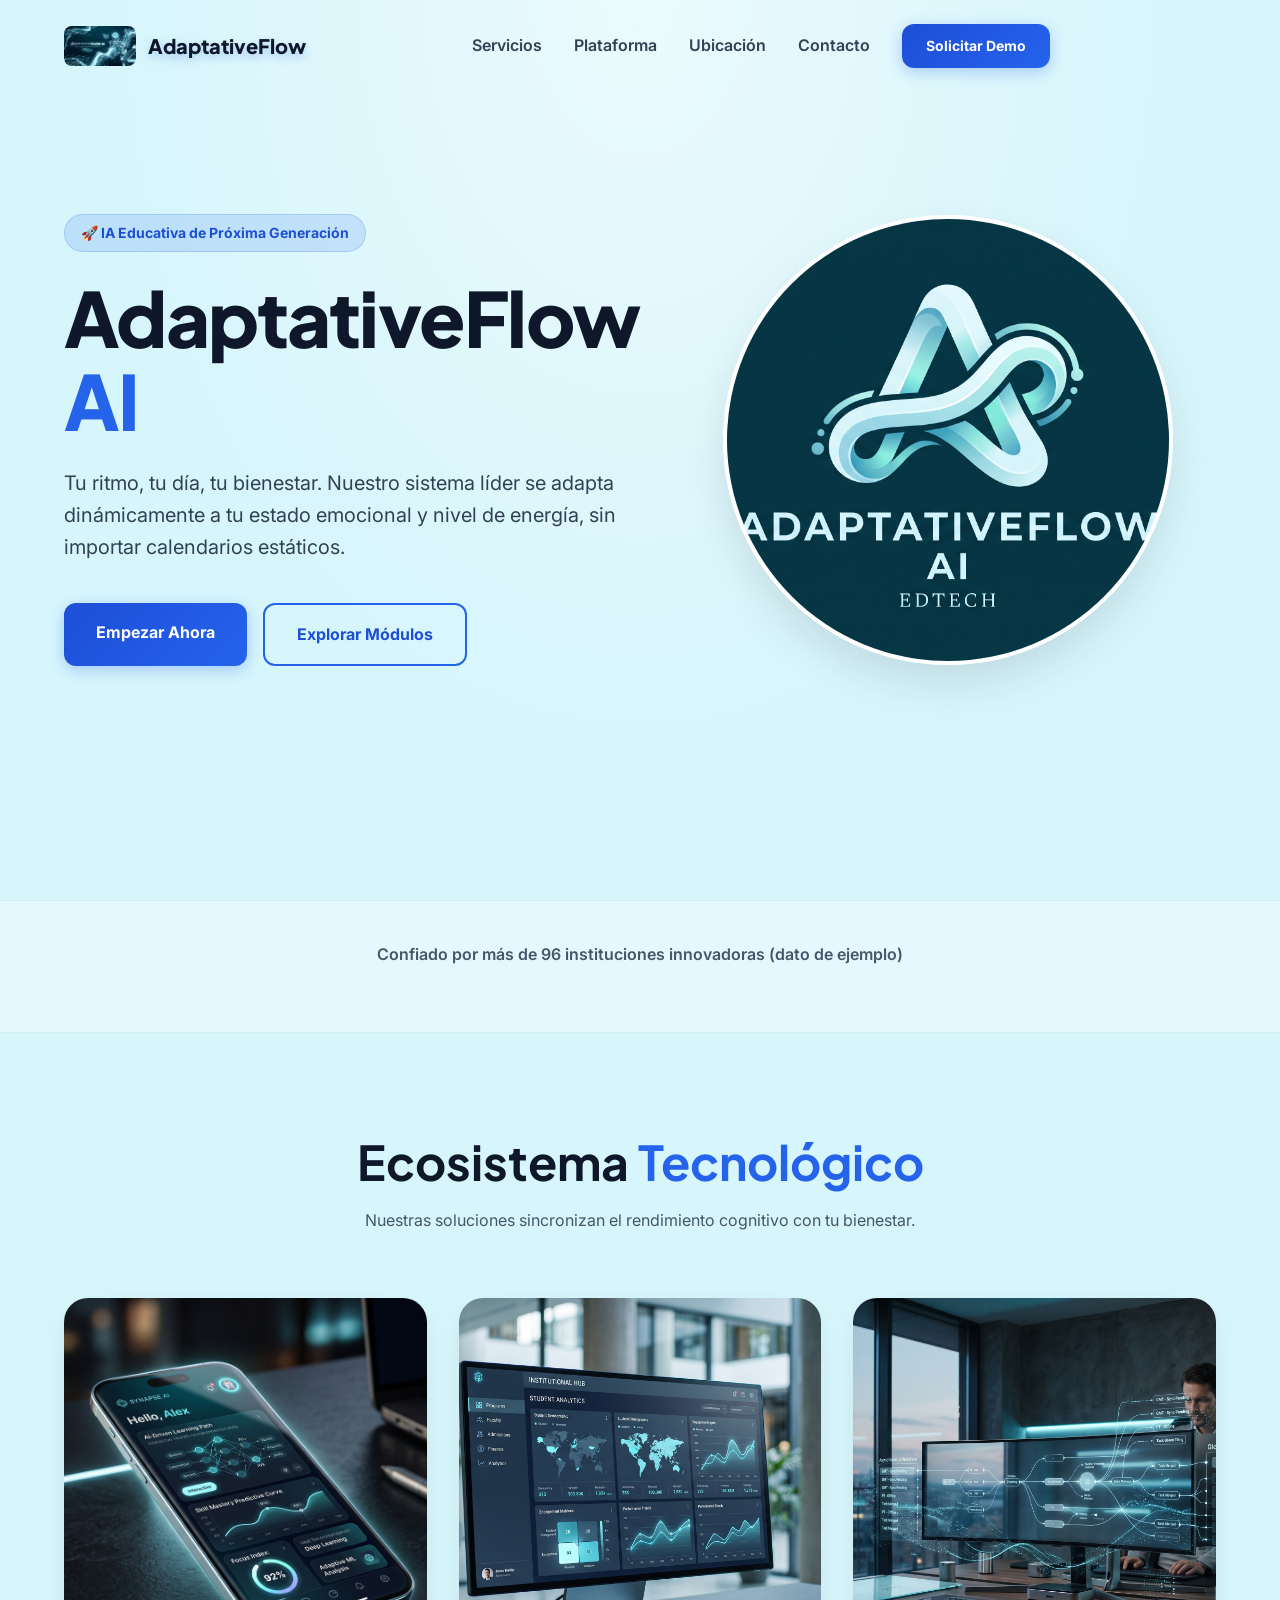
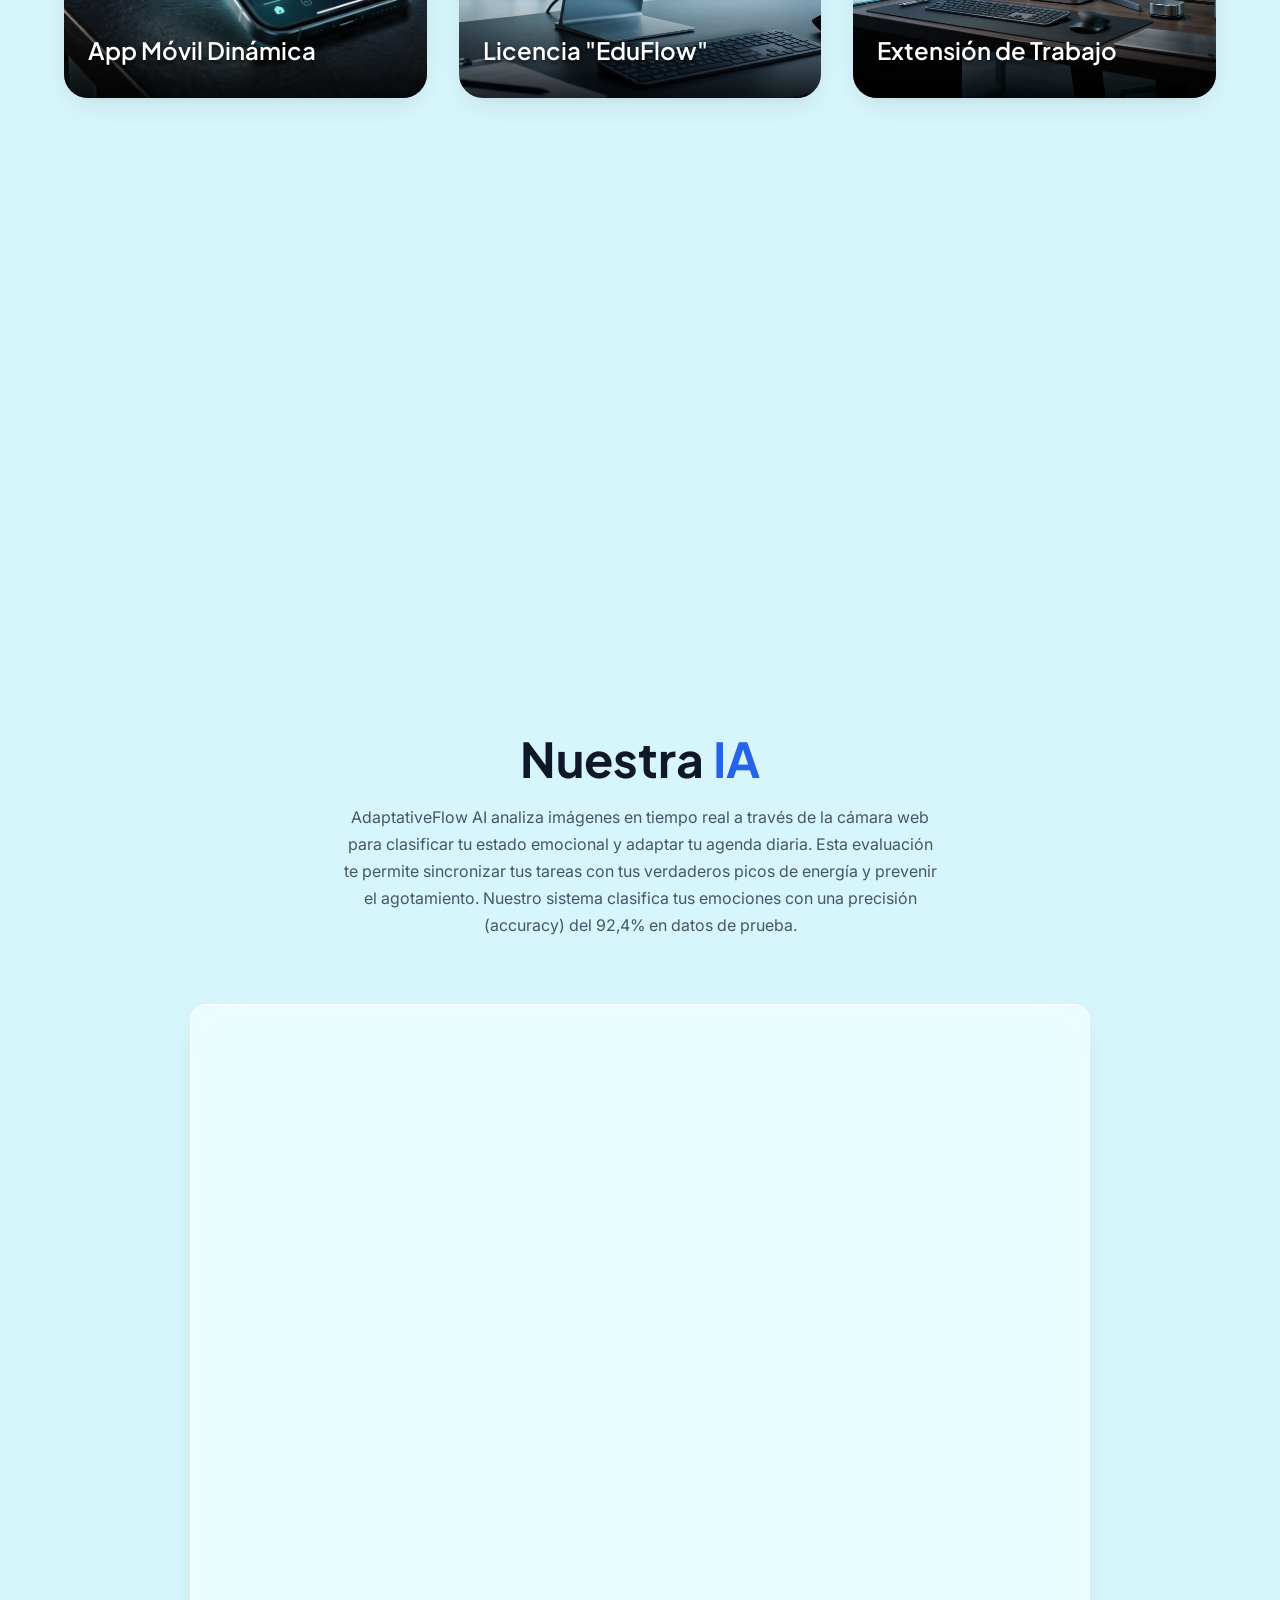
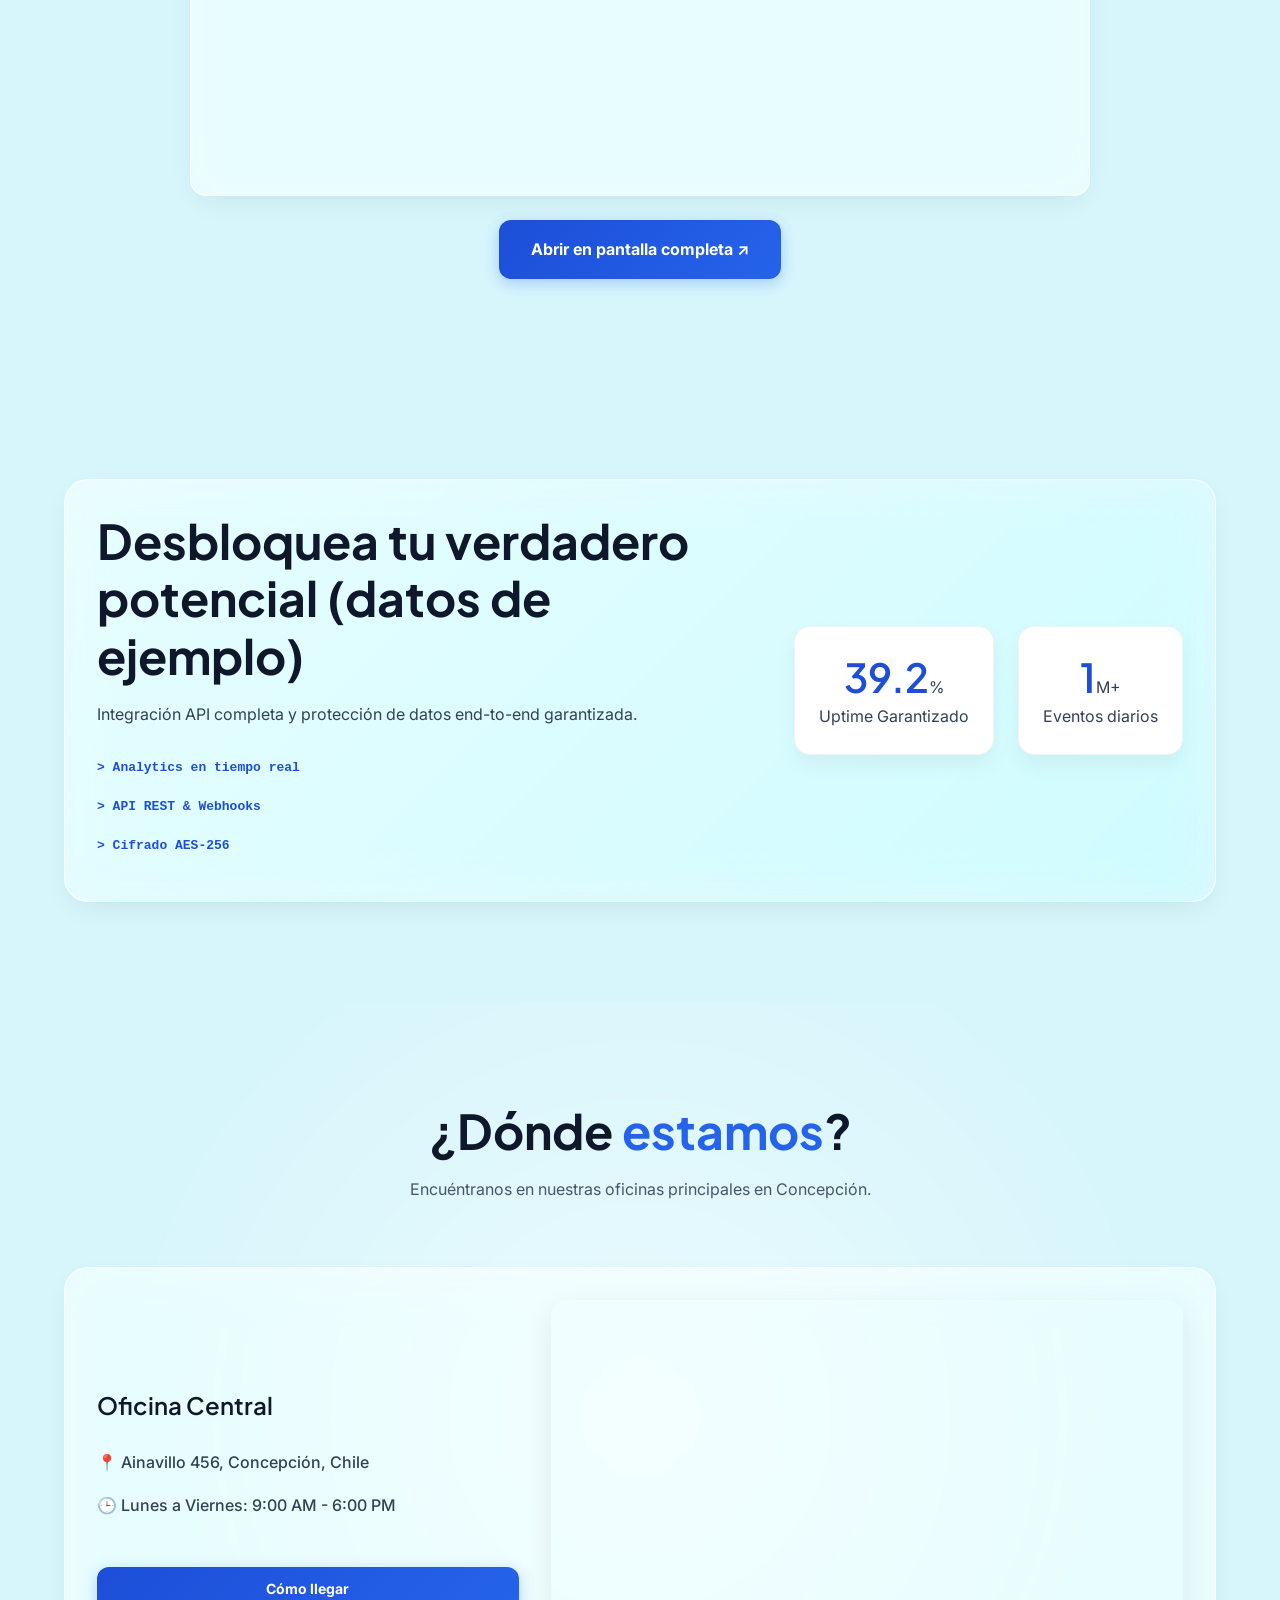
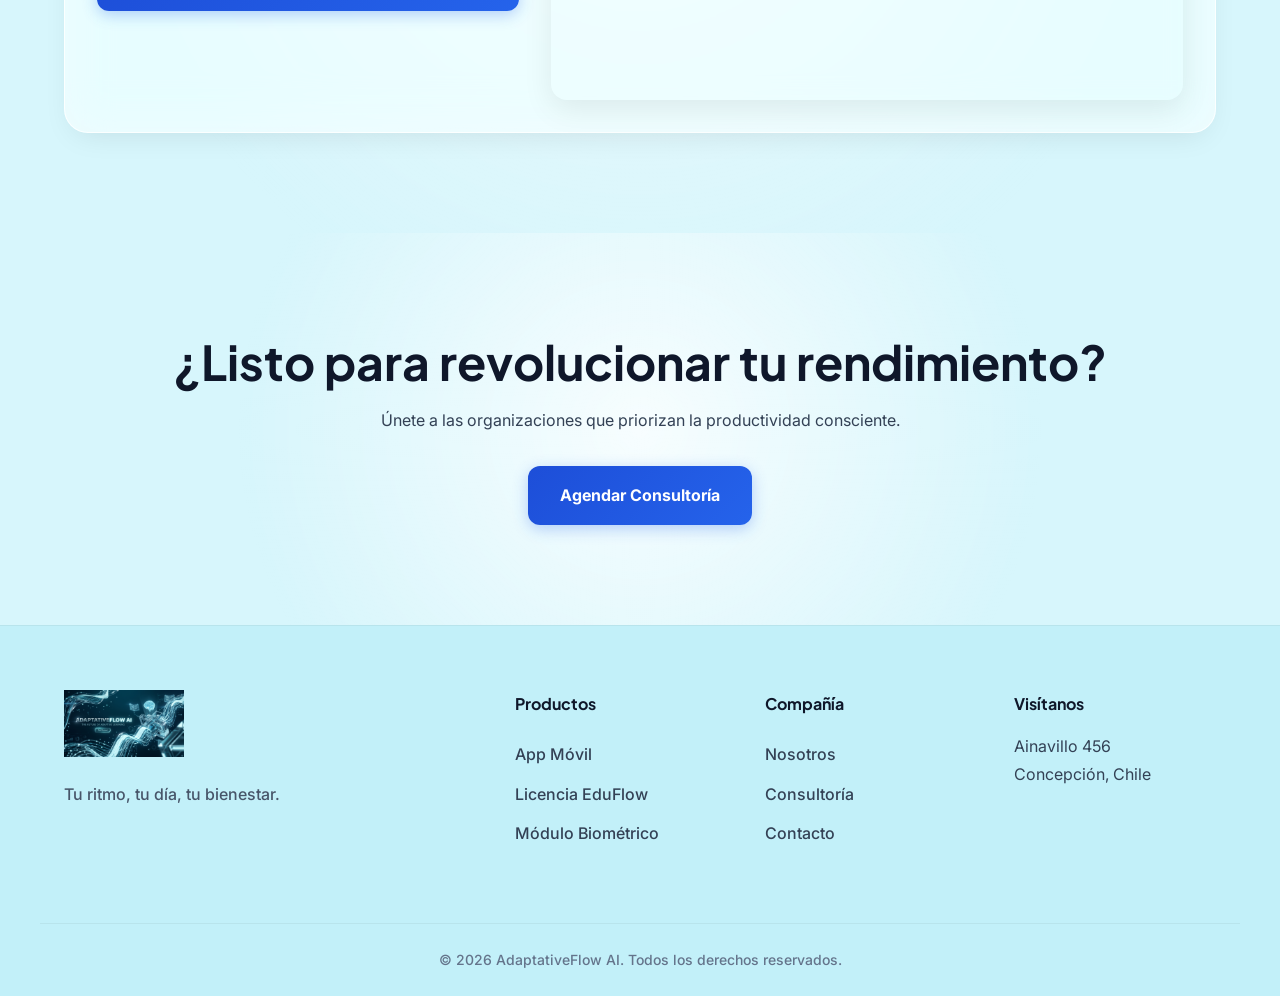
<file: index.html>
<!DOCTYPE html>
<html lang="es">
<head>
    <meta charset="UTF-8">
    <meta name="viewport" content="width=device-width, initial-scale=1.0">
    <title>AdaptativeFlow AI | Tu ritmo, tu día, tu bienestar</title>
    
    <link rel="preconnect" href="https://fonts.googleapis.com">
    <link rel="preconnect" href="https://fonts.gstatic.com" crossorigin>
    <link href="https://fonts.googleapis.com/css2?family=Inter:wght@400;500&family=JetBrains+Mono:wght@400;700&family=Plus+Jakarta+Sans:wght@600;700;800&display=swap" rel="stylesheet">
    <link rel="stylesheet" href="styles.css">
</head>
<body>
    <div id="particles-container"></div>

    <nav class="navbar" id="navbar">
        <div class="container nav-container">
            <a href="#" class="logo">
                <img src="images/logo.jpg" alt="AdaptativeFlow AI Logo">
                <span class="glow-text">AdaptativeFlow</span>
            </a>
            <div class="nav-links">
                <a href="#servicios" class="nav-link">Servicios</a>
                <a href="#dashboard" class="nav-link">Plataforma</a>
                <a href="#ubicacion" class="nav-link">Ubicación</a>
                <a href="#contacto" class="nav-link">Contacto</a>
                <a href="#demo" class="btn-primary btn-small">Solicitar Demo</a>
            </div>
            <div class="mobile-menu-toggle">
                <span></span><span></span><span></span>
            </div>
        </div>
    </nav>

    <section class="hero">
        <div class="container hero-container">
            <div class="hero-content">
                <div class="label-top glow-primary">🚀 IA Educativa de Próxima Generación</div>
                <h1 class="hero-title">AdaptativeFlow <span class="text-accent">AI</span></h1>
                <p class="hero-subtitle">Tu ritmo, tu día, tu bienestar. Nuestro sistema líder se adapta dinámicamente a tu estado emocional y nivel de energía, sin importar calendarios estáticos.</p>
                <div class="hero-ctas">
                    <a href="#demo" class="btn-primary pulse-glow">Empezar Ahora</a>
                    <a href="#servicios" class="btn-outline">Explorar Módulos</a>
                </div>
            </div>
            <div class="hero-visual">
                <div class="sphere">
                    <div class="sphere-inner">
                        <img src="images/hero_visual.jpg" alt="AdaptativeFlow Hero Visual" class="hero-img animated-element">
                    </div>
                </div>
            </div>
        </div>
    </section>

    <section class="social-proof">
        <div class="container">
            <p class="social-proof-text">Confiado por más de <span class="counter" data-target="150">0</span> instituciones innovadoras (dato de ejemplo)</p>
            <div class="logos-grid">
            </div>
        </div>
    </section>

    <section id="servicios" class="services">
        <div class="container">
            <div class="section-header">
                <h2>Ecosistema <span class="text-accent">Tecnológico</span></h2>
                <p>Nuestras soluciones sincronizan el rendimiento cognitivo con tu bienestar.</p>
            </div>
            
            <div class="services-grid">
                <div class="service-card-flip">
                    <div class="service-card-inner">
                        <div class="service-card-front">
                            <img src="images/service_1.jpg" alt="App Móvil" class="service-image">
                            <div class="service-overlay">
                                <h3 class="service-title-front">App Móvil Dinámica</h3>
                            </div>
                        </div>
                        <div class="service-card-back glass-card">
                            <h3 class="service-title-back">App Móvil Dinámica</h3>
                            <p class="service-description">Planificación inteligente potenciada por Machine Learning que ajusta tus tareas a tus picos de energía.</p>
                            <div class="service-features">
                                <span class="feature-tag">Machine Learning</span>
                                <span class="feature-tag">iOS/Android</span>
                            </div>
                        </div>
                    </div>
                </div>

                <div class="service-card-flip">
                    <div class="service-card-inner">
                        <div class="service-card-front">
                            <img src="images/service_2.jpg" alt="Licencia EduFlow" class="service-image">
                            <div class="service-overlay">
                                <h3 class="service-title-front">Licencia "EduFlow"</h3>
                            </div>
                        </div>
                        <div class="service-card-back glass-card">
                            <h3 class="service-title-back">Licencia Institucional</h3>
                            <p class="service-description">Plataforma escalable para centros educativos que monitoriza el bienestar colectivo e individual del alumnado.</p>
                            <div class="service-features">
                                <span class="feature-tag">B2B</span>
                                <span class="feature-tag">Analytics</span>
                            </div>
                        </div>
                    </div>
                </div>

                <div class="service-card-flip">
                    <div class="service-card-inner">
                        <div class="service-card-front">
                            <img src="images/service_3.jpg" alt="Trabajo Asíncrono" class="service-image">
                            <div class="service-overlay">
                                <h3 class="service-title-front">Extensión de Trabajo</h3>
                            </div>
                        </div>
                        <div class="service-card-back glass-card">
                            <h3 class="service-title-back">Extensión Asíncrona</h3>
                            <p class="service-description">Complemento de navegador que gestiona tus notificaciones y flujos de trabajo asíncronos para evitar el burnout.</p>
                            <div class="service-features">
                                <span class="feature-tag">Plugin</span>
                                <span class="feature-tag">Focus Mode</span>
                            </div>
                        </div>
                    </div>
                </div>

                <div class="service-card-flip">
                    <div class="service-card-inner">
                        <div class="service-card-front">
                            <img src="images/service_4.jpg" alt="Sincronización Biométrica" class="service-image">
                            <div class="service-overlay">
                                <h3 class="service-title-front">Módulo Biométrico</h3>
                            </div>
                        </div>
                        <div class="service-card-back glass-card">
                            <h3 class="service-title-back">Sincronización Biométrica</h3>
                            <p class="service-description">Integración premium con smartwatches para ajustar cargas de trabajo según niveles de estrés e indicadores vitales.</p>
                            <div class="service-features">
                                <span class="feature-tag">Wearables</span>
                                <span class="feature-tag">HealthData</span>
                            </div>
                        </div>
                    </div>
                </div>

                <div class="service-card-flip">
                    <div class="service-card-inner">
                        <div class="service-card-front">
                            <img src="images/service_5.jpg" alt="Consultoría" class="service-image">
                            <div class="service-overlay">
                                <h3 class="service-title-front">Productividad Consciente</h3>
                            </div>
                        </div>
                        <div class="service-card-back glass-card">
                            <h3 class="service-title-back">Consultoría B2B</h3>
                            <p class="service-description">Programas especializados para implementar flujos de trabajo orgánicos en entornos de alta exigencia académica y corporativa.</p>
                            <div class="service-features">
                                <span class="feature-tag">Asesoría</span>
                                <span class="feature-tag">Workshops</span>
                            </div>
                        </div>
                    </div>
                </div>

                <div class="service-card-flip">
                    <div class="service-card-inner">
                        <div class="service-card-front">
                            <img src="images/service_6.jpg" alt="Ergonomía" class="service-image">
                            <div class="service-overlay">
                                <h3 class="service-title-front">Pausas Activas</h3>
                            </div>
                        </div>
                        <div class="service-card-back glass-card">
                            <h3 class="service-title-back">Prevención Ergonómica</h3>
                            <p class="service-description">Módulo inteligente que te recuerda realizar pausas activas basadas en tu tiempo real de enfoque ininterrumpido.</p>
                            <div class="service-features">
                                <span class="feature-tag">Salud</span>
                                <span class="feature-tag">Ergonomía</span>
                            </div>
                        </div>
                    </div>
                </div>
            </div>
        </div>
    </section>

    <!-- SECCIÓN NUESTRA IA -->
    <section id="nuestra-ia" class="services">
        <div class="container text-center">
            <div class="section-header">
                <h2>Nuestra <span class="text-accent">IA</span></h2>
                <p>AdaptativeFlow AI analiza imágenes en tiempo real a través de la cámara web para clasificar tu estado emocional y adaptar tu agenda diaria. Esta evaluación te permite sincronizar tus tareas con tus verdaderos picos de energía y prevenir el agotamiento. Nuestro sistema clasifica tus emociones con una precisión (accuracy) del 92,4% en datos de prueba.</p>
            </div>

            <!-- App incrustada mediante Iframe -->
            <div class="glass-card" style="padding: 1rem; max-width: 900px; margin: 0 auto; border-radius: 16px; overflow: hidden;">
                <iframe
                    src="https://adaptativeflowia-app-b5u4lvusaehuqca2gxiend.streamlit.app/?embed=true"
                    width="100%"
                    height="750px"
                    frameborder="0"
                    allow="camera; microphone"
                    style="border-radius: 12px; border: none;">
                </iframe>
            </div>

            <!-- Botón para abrir en pantalla completa -->
            <div style="margin-top: 1.5rem; text-align: center;">
                <a href="https://adaptativeflowia-app-b5u4lvusaehuqca2gxiend.streamlit.app/?embed=true" target="_blank" class="btn-primary pulse-glow" style="display: inline-block; text-decoration: none;">
                    Abrir en pantalla completa ↗
                </a>
            </div>
        </div>
    </section>

    <section id="dashboard" class="dashboard-preview">
        <div class="container">
            <div class="glass-card flex-preview">
                <div class="preview-content">
                    <h2>Desbloquea tu verdadero potencial (datos de ejemplo)</h2>
                    <p>Integración API completa y protección de datos end-to-end garantizada.</p>
                    <ul class="tech-list">
                        <li><code>> Analytics en tiempo real</code></li>
                        <li><code>> API REST & Webhooks</code></li>
                        <li><code>> Cifrado AES-256</code></li>
                    </ul>
                </div>
                <div class="preview-stats">
                    <div class="stat-box">
                        <h3 class="counter" data-target="99.9">0</h3><span>%</span>
                        <p>Uptime Garantizado</p>
                    </div>
                    <div class="stat-box">
                        <h3 class="counter" data-target="2">0</h3><span>M+</span>
                        <p>Eventos diarios</p>
                    </div>
                </div>
            </div>
        </div>
    </section>

    <!-- SECCIÓN DÓNDE ESTAMOS -->
    <section id="ubicacion" class="location-section">
        <div class="container">
            <div class="section-header">
                <h2>¿Dónde <span class="text-accent">estamos</span>?</h2>
                <p>Encuéntranos en nuestras oficinas principales en Concepción.</p>
            </div>
            <div class="glass-card location-grid">
                <div class="location-info">
                    <h3>Oficina Central</h3>
                    <p class="location-address">📍 Ainavillo 456, Concepción, Chile</p>
                    <p class="location-hours">🕒 Lunes a Viernes: 9:00 AM - 6:00 PM</p>
                    <a href="https://maps.google.com/?q=Ainavillo+456,+Concepcion" target="_blank" class="btn-primary btn-small mt-2">Cómo llegar</a>
                </div>
                <div class="location-map">
                    <iframe src="https://www.google.com/maps/embed?pb=!1m12!1m8!1m3!1d51092.73127650416!2d-73.0427742!3d-36.8353935!3m2!1i1024!2i768!4f13.1!2m1!1sgoogle%20maps%20universidad%20del%20desarrollo!5e0!3m2!1ses-419!2scl!4v1792111161701!5m2!1ses-419!2scl" width="100%" height="450" style="border:0;" allowfullscreen="" loading="lazy" referrerpolicy="strict-origin-when-cross-origin"></iframe>
                </div>
            </div>
        </div>
    </section>

    <section class="cta-final">
        <div class="container">
            <h2>¿Listo para revolucionar tu rendimiento?</h2>
            <p>Únete a las organizaciones que priorizan la productividad consciente.</p>
            <a href="#contacto" class="btn-primary glow-primary pulse-glow mt-2">Agendar Consultoría</a>
        </div>
    </section>

    <footer>
        <div class="container footer-grid">
            <div class="footer-brand">
                <img src="images/logo.jpg" alt="AdaptativeFlow Logo" width="120">
                <p>Tu ritmo, tu día, tu bienestar.</p>
            </div>
            <div class="footer-links">
                <h4>Productos</h4>
                <a href="#">App Móvil</a>
                <a href="#">Licencia EduFlow</a>
                <a href="#">Módulo Biométrico</a>
            </div>
            <div class="footer-links">
                <h4>Compañía</h4>
                <a href="#">Nosotros</a>
                <a href="#">Consultoría</a>
                <a href="#">Contacto</a>
            </div>
            <div class="location-info">
                <h4>Visítanos</h4>
                <p>Ainavillo 456<br>Concepción, Chile</p>
            </div>
        </div>
        <div class="footer-bottom container">
            <p>&copy; 2026 AdaptativeFlow AI. Todos los derechos reservados.</p>
        </div>
    </footer>

    <!-- SCRIPTS DE BOTPRESS INTEGRADOS -->
    <script src="https://cdn.botpress.cloud/webchat/v5.0/inject.js"></script>
    <script src="https://files.bpcontent.cloud/2026/10/20/01/20261020014036-7YP4PS6V.js" defer></script>

    <script src="script.js"></script>
</body>
</html>
</file>
<file: styles.css>
/* VARIABLES GLOBALES - FONDO #D7F6FC */
:root {
    --bg-primary: #D7F6FC;
    --bg-secondary: #c2f0f9; 
    --bg-tertiary: #aee9f5;

    --primary-400: #3b82f6;
    --primary-500: #2563eb; 
    --primary-600: #1d4ed8; 
    --primary-rgb: 37, 99, 235;

    --text-primary: #0f172a; 
    --text-secondary: #334155; 
    --text-tertiary: #475569;
    --text-quaternary: #64748b;

    --success: #16a34a;
    --info: #2563eb;
    --warning: #d97706;
}

* {
    margin: 0;
    padding: 0;
    box-sizing: border-box;
}

body {
    font-family: 'Inter', sans-serif;
    background-color: var(--bg-primary);
    color: var(--text-secondary);
    line-height: 1.7;
    overflow-x: hidden;
}

h1, h2, h3, h4 {
    font-family: 'Plus Jakarta Sans', sans-serif;
    color: var(--text-primary);
}

.text-accent {
    color: var(--primary-500);
}

a {
    text-decoration: none;
    color: inherit;
}

/* LAYOUT & CONTAINERS */
.container {
    max-width: 1200px;
    margin: 0 auto;
    padding: 0 24px;
}

section {
    padding: 100px 0;
    position: relative;
    z-index: 2;
}

/* TYPOGRAPHY */
.hero-title { font-size: 76px; font-weight: 800; line-height: 1.1; letter-spacing: -0.02em; margin-bottom: 24px; }
h2 { font-size: 48px; font-weight: 700; line-height: 1.2; margin-bottom: 16px; }
h3 { font-size: 24px; font-weight: 600; line-height: 1.3; margin-bottom: 12px; }
.hero-subtitle { font-size: 20px; font-weight: 400; line-height: 1.6; margin-bottom: 40px; color: var(--text-secondary); }

/* NAVBAR */
.navbar {
    position: fixed;
    top: 0;
    width: 100%;
    z-index: 1000;
    padding: 24px 0;
    transition: all 0.3s ease;
}
.navbar.scrolled {
    background: rgba(215, 246, 252, 0.9);
    backdrop-filter: blur(24px);
    -webkit-backdrop-filter: blur(24px);
    border-bottom: 1px solid rgba(0, 0, 0, 0.05);
    box-shadow: 0 4px 24px rgba(0, 0, 0, 0.05);
    padding: 16px 0;
}
.nav-container {
    display: flex;
    justify-content: space-between;
    align-items: center;
}
.logo {
    display: flex;
    align-items: center;
    gap: 12px;
    font-weight: 800;
    font-size: 20px;
    color: var(--text-primary);
    font-family: 'Plus Jakarta Sans', sans-serif;
}
.logo img { height: 40px; border-radius: 8px;}
.nav-links { display: flex; align-items: center; gap: 32px; }
.nav-link {
    font-weight: 600;
    position: relative;
    transition: color 0.3s;
    color: var(--text-secondary);
}
.nav-link:hover { color: var(--primary-500); }
.nav-link::after {
    content: ''; position: absolute; bottom: -4px; left: 0;
    width: 0; height: 3px; background: var(--primary-500);
    transition: width 0.3s ease;
}
.nav-link:hover::after { width: 100%; }

/* COMPONENTS & BUTTONS */
.btn-primary {
    background: linear-gradient(135deg, var(--primary-600) 0%, var(--primary-500) 50%, var(--primary-400) 100%);
    background-size: 200% 200%;
    animation: gradient-shift 4s ease infinite;
    color: #ffffff; 
    font-weight: 700;
    padding: 16px 32px;
    border-radius: 12px;
    display: inline-block;
    box-shadow: 0 4px 15px rgba(var(--primary-rgb), 0.3);
    transition: all 0.3s cubic-bezier(0.4, 0, 0.2, 1);
    border: none;
    text-align: center;
}
.btn-primary:hover {
    transform: translateY(-2px) scale(1.02);
    box-shadow: 0 8px 25px rgba(var(--primary-rgb), 0.5);
    color: #ffffff;
}
.btn-small { padding: 10px 24px; font-size: 14px; }
.btn-outline {
    padding: 16px 32px;
    border: 2px solid var(--primary-500);
    border-radius: 12px;
    color: var(--primary-600);
    font-weight: 700;
    display: inline-block;
    transition: all 0.3s;
}
.btn-outline:hover {
    background: rgba(var(--primary-rgb), 0.1);
    color: var(--primary-600);
}

/* GLASSMORPHISM */
.glass-card {
    background: rgba(255, 255, 255, 0.6);
    backdrop-filter: blur(24px) saturate(180%);
    -webkit-backdrop-filter: blur(24px) saturate(180%);
    border: 1px solid rgba(255, 255, 255, 0.8);
    border-radius: 24px;
    padding: 32px;
    box-shadow: 0 10px 30px -10px rgba(0,0,0,0.1);
    transition: all 0.4s cubic-bezier(0.4, 0, 0.2, 1);
}
.glass-card:hover {
    border-color: rgba(var(--primary-rgb), 0.35);
    box-shadow: 0 25px 50px -12px rgba(var(--primary-rgb), 0.2);
    transform: translateY(-4px);
}

/* HERO SECTION */
.hero {
    min-height: 100vh;
    display: flex;
    align-items: center;
    background: radial-gradient(ellipse at top, rgba(255, 255, 255, 0.5) 0%, transparent 60%);
    padding-top: 80px;
}
.hero-container {
    display: grid;
    grid-template-columns: 1fr 1fr;
    gap: 40px;
    align-items: center;
}
.label-top {
    display: inline-block;
    background: rgba(var(--primary-rgb), 0.15);
    color: var(--primary-600);
    padding: 6px 16px;
    border-radius: 20px;
    font-size: 14px;
    font-weight: 700;
    margin-bottom: 24px;
    border: 1px solid rgba(var(--primary-rgb), 0.2);
}
.hero-ctas { display: flex; gap: 16px; }

/* 3D SPHERE VISUAL */
.sphere {
    width: 450px;
    height: 450px;
    position: relative;
    transform-style: preserve-3d;
    animation: float 6s ease-in-out infinite;
    margin: 0 auto;
}
.sphere-inner {
    width: 100%;
    height: 100%;
    background: linear-gradient(135deg, rgba(255,255,255,0.6) 0%, rgba(255,255,255,0.2) 100%);
    border-radius: 50%;
    border: 4px solid #ffffff;
    box-shadow: 0 20px 40px rgba(0,0,0,0.1);
    backdrop-filter: blur(10px);
    display: flex; justify-content: center; align-items: center;
    overflow: hidden;
}
.hero-img {
    width: 110%;
    height: 110%;
    object-fit: cover;
}

/* SOCIAL PROOF */
.social-proof { padding: 40px 0; border-top: 1px solid rgba(0,0,0,0.05); border-bottom: 1px solid rgba(0,0,0,0.05); text-align: center; background: rgba(255,255,255,0.3); }
.social-proof-text { margin-bottom: 24px; color: var(--text-tertiary); font-weight: 600; }
.logos-grid { display: flex; justify-content: center; gap: 48px; flex-wrap: wrap; }
.proof-logo { font-size: 24px; font-weight: 800; color: #94a3b8; transition: 0.3s; }
.proof-logo:hover { color: var(--primary-500); }

/* SERVICES FLIP CARDS */
.section-header { text-align: center; margin-bottom: 64px; }
.section-header p { color: var(--text-tertiary); max-width: 600px; margin: 0 auto; }
.services-grid { display: grid; grid-template-columns: repeat(3, 1fr); gap: 32px; }

.service-card-flip {
    background-color: transparent;
    height: 400px;
    perspective: 1000px;
    cursor: pointer;
}
.service-card-inner {
    position: relative;
    width: 100%;
    height: 100%;
    text-align: center;
    transition: transform 0.8s cubic-bezier(0.4, 0, 0.2, 1);
    transform-style: preserve-3d;
}
.service-card-flip:hover .service-card-inner, .service-card-flip.flipped .service-card-inner {
    transform: rotateY(180deg);
}
.service-card-front, .service-card-back {
    position: absolute;
    width: 100%;
    height: 100%;
    -webkit-backface-visibility: hidden;
    backface-visibility: hidden;
    border-radius: 24px;
    overflow: hidden;
    box-shadow: 0 10px 30px -10px rgba(0,0,0,0.15);
}
.service-card-front {
    background: #ffffff;
}
.service-image {
    width: 100%; height: 100%; object-fit: cover;
    transition: transform 0.5s;
}
.service-card-flip:hover .service-image { transform: scale(1.05); }
.service-overlay {
    position: absolute; bottom: 0; left: 0; width: 100%;
    padding: 32px 24px;
    background: linear-gradient(to top, rgba(0,0,0,0.8), transparent);
    text-align: left;
}
.service-title-front { margin: 0; color: #fff; text-shadow: 0 2px 4px rgba(0,0,0,0.8); }

.service-card-back {
    transform: rotateY(180deg);
    display: flex; flex-direction: column; justify-content: center;
    padding: 32px; text-align: left;
    background: rgba(255, 255, 255, 0.9);
}
.service-features { display: flex; gap: 8px; flex-wrap: wrap; margin-top: 24px; }
.feature-tag {
    background: rgba(var(--primary-rgb), 0.15);
    color: var(--primary-600);
    padding: 6px 12px; border-radius: 8px;
    font-size: 12px; font-weight: 700; font-family: 'JetBrains Mono', monospace;
}

/* DASHBOARD PREVIEW */
.flex-preview {
    display: flex; gap: 48px; align-items: center;
    background: linear-gradient(135deg, rgba(255,255,255,0.6), rgba(255,255,255,0.2));
}
.preview-content { flex: 1; }
.tech-list { list-style: none; margin-top: 24px; font-family: 'JetBrains Mono', monospace; color: var(--primary-600); font-weight: 600;}
.tech-list li { margin-bottom: 12px; }
.preview-stats { display: flex; gap: 24px; }
.stat-box { background: #ffffff; padding: 24px; border-radius: 16px; border: 1px solid rgba(0,0,0,0.05); text-align: center; box-shadow: 0 10px 20px rgba(0,0,0,0.05);}
.stat-box h3 { font-size: 40px; display: inline-block; margin: 0; color: var(--primary-600); }

/* LOCATION SECTION */
.location-section {
    background: radial-gradient(circle at center, rgba(255,255,255,0.5) 0%, transparent 70%);
}
.location-grid {
    display: grid;
    grid-template-columns: 1fr 1.5fr;
    gap: 32px;
    align-items: center;
}
.location-info {
    display: flex;
    flex-direction: column;
    gap: 16px;
}
.location-address, .location-hours {
    font-weight: 500;
    color: var(--text-secondary);
}
.location-map {
    width: 100%;
    border-radius: 16px;
    overflow: hidden;
    box-shadow: 0 10px 30px rgba(0,0,0,0.08);
}
.location-map iframe {
    width: 100%;
    height: 400px;
    border: 0;
    display: block;
    border-radius: 16px;
}

/* CTA FINAL */
.cta-final { text-align: center; background: radial-gradient(circle, rgba(255,255,255,0.8) 0%, transparent 60%); }
.mt-2 { margin-top: 32px; }

/* FOOTER */
footer { background: var(--bg-secondary); padding: 64px 0 24px; border-top: 1px solid rgba(0,0,0,0.05); }
.footer-grid { display: grid; grid-template-columns: 2fr 1fr 1fr 1fr; gap: 48px; }
.footer-brand p { color: var(--text-tertiary); margin-top: 16px; font-weight: 500;}
.footer-links h4, .footer-contact h4 { margin-bottom: 24px; color: var(--text-primary); }
.footer-links a { display: block; margin-bottom: 12px; color: var(--text-secondary); transition: 0.3s; font-weight: 500;}
.footer-links a:hover { color: var(--primary-500); }
.footer-bottom { border-top: 1px solid rgba(0,0,0,0.05); margin-top: 64px; padding-top: 24px; text-align: center; color: var(--text-quaternary); font-size: 14px; font-weight: 500;}

/* ANIMACIONES */
.glow-text { text-shadow: 0 4px 10px rgba(var(--primary-rgb), 0.3); }

@keyframes float {
    0%, 100% { transform: translateY(0) rotate(0deg); }
    50% { transform: translateY(-20px) rotate(2deg); }
}
@keyframes pulse-glow {
    0%, 100% { box-shadow: 0 0 0 1px rgba(var(--primary-rgb), 0.3), 0 4px 15px rgba(var(--primary-rgb), 0.2); }
    50% { box-shadow: 0 0 0 4px rgba(var(--primary-rgb), 0.2), 0 8px 25px rgba(var(--primary-rgb), 0.4); }
}
@keyframes gradient-shift {
    0%, 100% { background-position: 0% 50%; }
    50% { background-position: 100% 50%; }
}
@keyframes fade-in-up {
    from { opacity: 0; transform: translateY(30px); }
    to { opacity: 1; transform: translateY(0); }
}
.animate-in { animation: fade-in-up 0.8s cubic-bezier(0.16, 1, 0.3, 1) forwards; }

/* PARTICLES */
#particles-container { position: fixed; top: 0; left: 0; width: 100%; height: 100%; pointer-events: none; z-index: 1; overflow: hidden; }
.particle { position: absolute; width: 4px; height: 4px; background: rgba(var(--primary-rgb), 0.6); border-radius: 50%; box-shadow: 0 0 10px var(--primary-500); opacity: 0; animation: float-particle linear infinite; }
@keyframes float-particle {
    0% { transform: translateY(100vh) translateX(0); opacity: 0; }
    50% { opacity: 0.6; }
    100% { transform: translateY(-100px) translateX(100px); opacity: 0; }
}

/* RESPONSIVE */
@media (max-width: 1024px) {
    .hero-container { grid-template-columns: 1fr; text-align: center; }
    .hero-ctas { justify-content: center; }
    .services-grid { grid-template-columns: repeat(2, 1fr); }
    .flex-preview { flex-direction: column; text-align: center; }
    .preview-stats { justify-content: center; }
    .location-grid {
        grid-template-columns: 1fr;
        text-align: center;
    }
    .location-info {
        align-items: center;
    }
}
@media (max-width: 768px) {
    .hero-title { font-size: 48px; }
    .sphere { width: 300px; height: 300px; }
    .services-grid { grid-template-columns: 1fr; }
    .footer-grid { grid-template-columns: 1fr; text-align: center; }
    .nav-links { display: none; }
    .mobile-menu-toggle { display: flex; flex-direction: column; gap: 5px; cursor: pointer; }
    .mobile-menu-toggle span { width: 25px; height: 3px; background: var(--text-primary); transition: 0.3s; }
}
</file>
